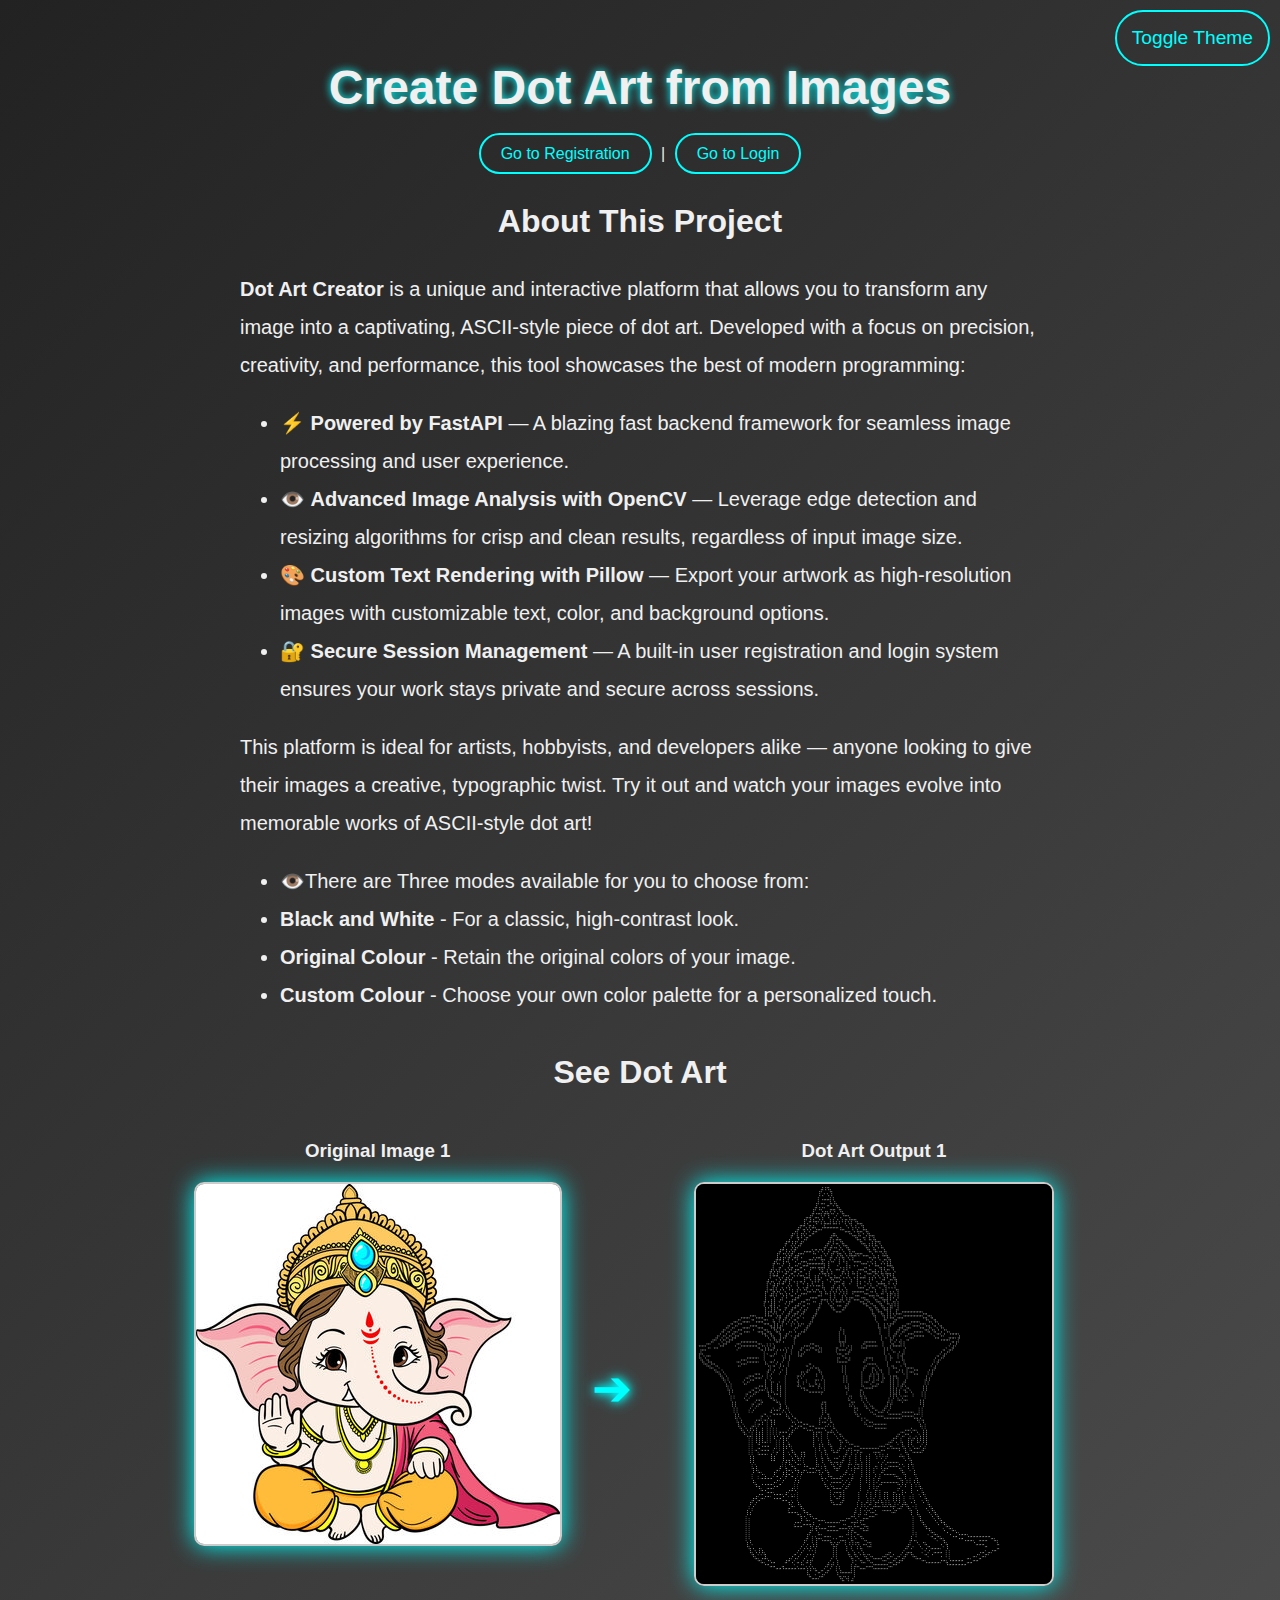
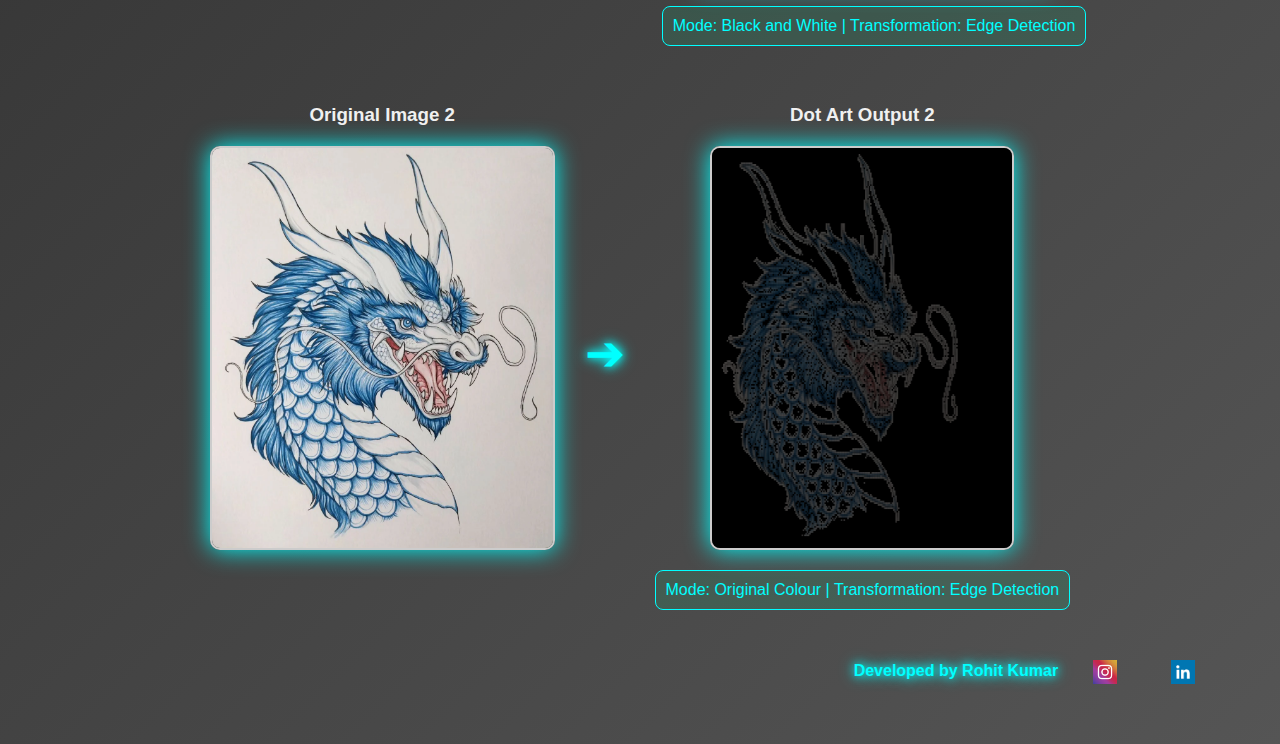
<file: templates/index.html>
<!DOCTYPE html>
<html>
<head>
    <title>Welcome</title>
    <link rel="stylesheet" href="/static/css/styles.css">
    <style>
        body {
            font-family: Arial, sans-serif;
        }
        h1 {
            font-size: 3rem;
            text-align: center;
            margin: 40px 0 20px;
        }
        h2 {
            font-size: 2rem;
            text-align: center;
            margin-bottom: 30px;
        }
        p, li {
            font-size: 1.25rem;
            line-height: 1.9;
        }
        .image-preview {
            max-width: 400px;
            max-height: 400px;
            border-radius: 10px;
            border: 2px solid #ccc;
        }
        .example-grid {
            display: flex;
            justify-content: center;
            align-items: flex-start;
            gap: 30px;
            margin: 30px 0;
            flex-wrap: wrap;
        }
        .image-group {
            text-align: center;
        }
        .arrow {
            font-size: 3rem;
            color: #00ffff;
            text-align: center;
            align-self: center;
            text-shadow: 0px 0px 8px #00ffff, 0px 0px 15px #00ffff;
            animation: pulseGlow 0.5s infinite;
        }
        .mode-box {
            font-size: 1rem;
            padding: 10px;
            border-radius: 8px;
            border: 1px solid #00ffff;
            background: rgba(0, 255, 157, 0.1);
            color: #00ffff;
            text-align: center;
            margin: 10px 0;
        }
        .credit {
            font-size: 1rem;
            font-weight: bold;
            color: #00ffff;
            text-align: right;
            margin: 40px;
            text-shadow: 0px 0px 8px #00ffff, 0px 0px 15px #00ffff;
            animation: pulseGlow 1.5s infinite;
        }
        @keyframes pulseGlow {
            0% {
                text-shadow: 0px 0px 8px #00ffff, 0px 0px 15px #00ffff;
            }
            50% {
                text-shadow: 0px 0px 15px #00ffff, 0px 0px 30px #00ffff;
            }
            100% {
                text-shadow: 0px 0px 8px #00ffff, 0px 0px 15px #00ffff;
            }
        }
    </style>
</head>
<body>
<!-- THEME TOGGLE BUTTON (Top-Right Corner) -->
<button id="theme-toggle" style="position:absolute; top:10px; right:10px;">
    Toggle Theme
</button>

<!-- MAIN HEADING -->
<h1>Create Dot Art from Images</h1>

<!-- NAVIGATION LINKS -->
<div style="margin:30px 0; text-align:center;">
    <a href="/register">Go to Registration</a> | 
    <a href="/login">Go to Login</a>
</div>

<!-- ABOUT THE WEBSITE -->
<section style="margin:40px auto; max-width:800px; text-align:left;">
    <h2>About This Project</h2>
    <p>
        <strong>Dot Art Creator</strong> is a unique and interactive platform that allows you to transform any image into a captivating,
        ASCII-style piece of dot art. Developed with a focus on precision, creativity, and performance,
        this tool showcases the best of modern programming:
    </p>
    <ul>
        <li>⚡ <strong>Powered by FastAPI</strong> — A blazing fast backend framework for seamless image processing and user experience.</li>
        <li>👁️ <strong>Advanced Image Analysis with OpenCV</strong> — Leverage edge detection and resizing algorithms for crisp and clean results, regardless of input image size.</li>
        <li>🎨 <strong>Custom Text Rendering with Pillow</strong> — Export your artwork as high-resolution images with customizable text, color, and background options.</li>
        <li>🔐 <strong>Secure Session Management</strong> — A built-in user registration and login system ensures your work stays private and secure across sessions.</li>
    </ul>
    <p>
        This platform is ideal for artists, hobbyists, and developers alike — anyone looking to give their images a
        creative, typographic twist. Try it out and watch your images evolve into memorable works of ASCII-style dot art!
        
        <ul>
            <li>👁️There are Three modes available for you to choose from:</li>
            <li><strong>Black and White</strong> - For a classic, high-contrast look.</li>
            <li><strong>Original Colour</strong> - Retain the original colors of your image.</li>
            <li><strong>Custom Colour</strong> - Choose your own color palette for a personalized touch.</li>
    </p>
</section>

<!-- EXAMPLES HEADING -->
<h2>See Dot Art</h2>

<!-- EXAMPLES GRID -->
<div class="example-grid">
    <!-- IMAGE GROUP 1 -->
    <div class="image-group">
        <h3>Original Image 1</h3>
        <img src="/static/examples/original1.png" alt="Original 1" class="image-preview">
    </div>

    <div class="arrow">➔</div>

    <div class="image-group">
        <h3>Dot Art Output 1</h3>
        <img src="/static/examples/output1.png" alt="Output 1" class="image-preview">
        <div class="mode-box">Mode: Black and White | Transformation: Edge Detection</div>
    </div>
</div>

<!-- SECOND EXAMPLES GRID -->
<div class="example-grid">
    <!-- IMAGE GROUP 2 -->
    <div class="image-group">
        <h3>Original Image 2</h3>
        <img src="/static/examples/original2.png" alt="Original 2" class="image-preview">
    </div>

    <div class="arrow">➔</div>

    <div class="image-group">
        <h3>Dot Art Output 2</h3>
        <img src="/static/examples/output2.png" alt="Output 2" class="image-preview">
        <div class="mode-box">Mode: Original Colour | Transformation: Edge Detection</div>
    </div>
</div>

<!-- DEVELOPER CREDIT --> 
 <div class="credit"> 
    Developed by Rohit Kumar 
    <a href="https://www.instagram.com/rk_3.14" 
    target="_blank" title="Instagram" style="margin-left:10px;"> 
            <img src="/static/icons/instagram.png" alt="Instagram" 
    style="width:24px;height:24px;vertical-align:middle;"> 
    </a> 
       <a href="https://www.linkedin.com/in/zontac" 
       target="_blank" title="LinkedIn" style="margin-left:5px;"> 
       <img src="/static/icons/linkedin.png" alt="LinkedIn" 
       style="width:24px;height:24px;vertical-align:middle;"> 
    </a> 
</div>

<!-- Scripts -->
<script>
    // THEME TOGGLE LOGIC
    const themeButton = document.getElementById('theme-toggle');
    document.addEventListener("DOMContentLoaded", function() {
        const savedTheme = localStorage.getItem('theme');
        if (savedTheme === 'light') {
            document.body.classList.add('light');
        }
    });
    themeButton?.addEventListener('click', () => {
        document.body.classList.toggle('light');
        localStorage.setItem('theme', document.body.classList.contains('light') ? 'light' : 'dark');
    });
</script>
</body>
</html>
</file>
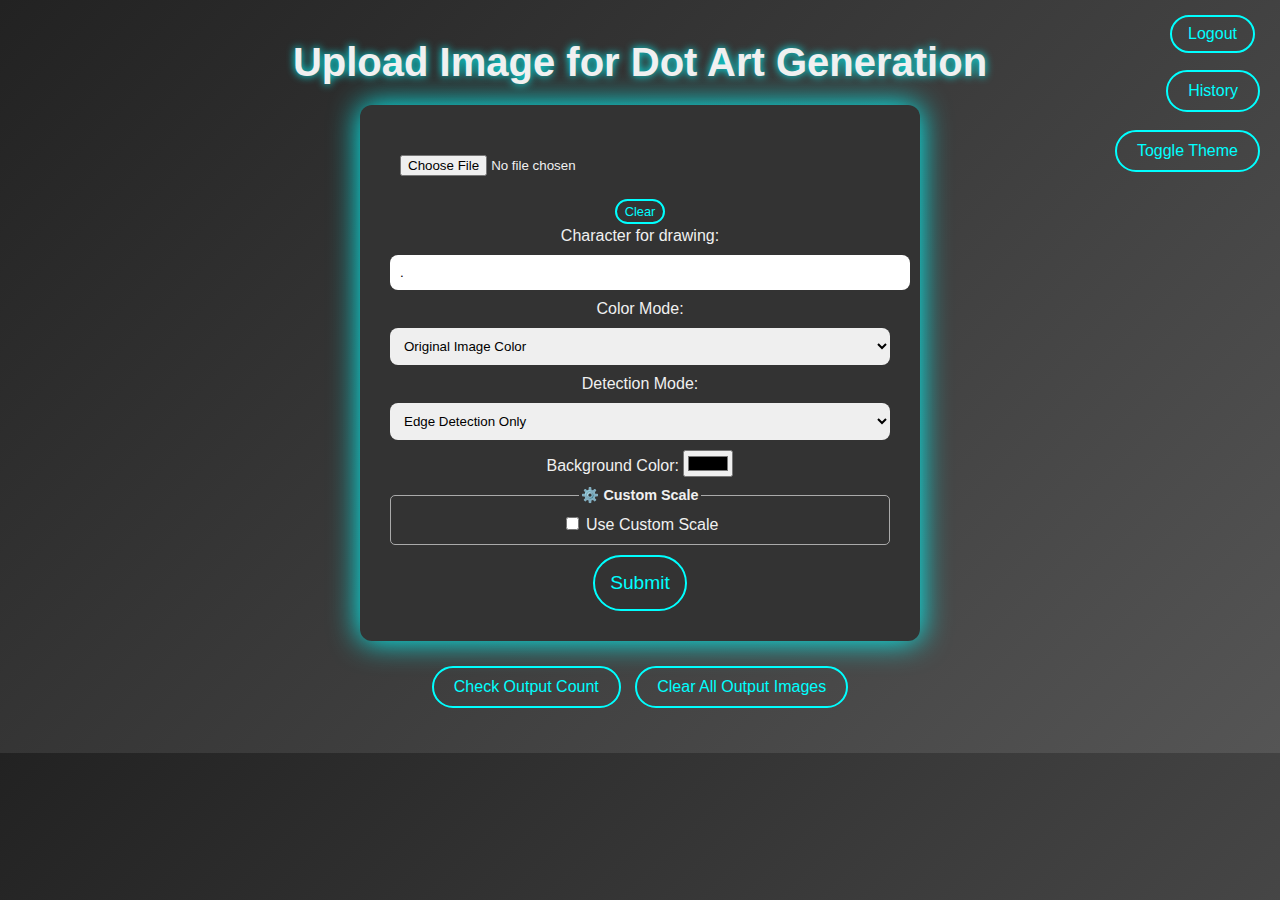
<file: templates/upload.html>
<!DOCTYPE html>
<html>
<head>
    <title>Upload Image for Text Generation</title>
    <link rel="stylesheet" href="/static/css/styles.css">
    <style>
        #alert-box {
            position: fixed;
            top: 10px;
            right: 10px;
            padding: 10px 20px;
            border-radius: 5px;
            font-size: 0.9rem;
            z-index: 1000;
            display: none;
        }
        #alert-box.success { background-color: #4CAF50; color: #fff; }
        #alert-box.error { background-color: #f44336; color: #fff; }
        #spinner { font-size: 1rem; margin: 10px 0; display: none; }
        #custom-scale-fieldset {
            border: 1px solid #aaa;
            border-radius: 5px;
            padding: 10px;
            margin: 10px 0;
        }
        #custom-scale-fieldset legend {
            font-size: 0.9rem;
            font-weight: bold;
        }
    </style>
</head>
<body>
<!-- LOGOUT BUTTON -->
<a href="/logout" id="logout-button">Logout</a>
<!-- HISTORY BUTTON -->
<a href="/history" id="history-button" class="actions" style="position: absolute; top: 50px; right: 20px;">
    History
</a>
<!-- THEME TOGGLE BUTTON -->
<a href="javascript:void(0)" id="theme-toggle" class="actions" style="position: absolute; top: 110px; right: 20px;">
    Toggle Theme
</a>

<h1>Upload Image for Dot Art Generation</h1>
<form id="upload-form" enctype="multipart/form-data">
    <input type="file" id="image_file" name="file" accept="image/*" required><br/>
    <button type="button" id="clear_file" style="font-size:0.8rem; padding:3px 8px; margin:3px 0;">
        Clear
    </button><br/>

    <label for="char">Character for drawing:</label>
    <input type="text" id="char" name="char" value="." required><br/>
    <label for="color_mode">Color Mode:</label>
    <select id="color_mode" name="color_mode">
        <option value="original">Original Image Color</option>
        <option value="black">Black Mode</option>
        <option value="custom">Custom Color</option>
    </select><br/>
    <label for="detection_mode">Detection Mode:</label>
    <select id="detection_mode" name="detection_mode">
        <option value="edge">Edge Detection Only</option>
        <option value="edge_contrast">Edge + Contrast Detection</option>
    </select><br/>
    <label for="bg_color">Background Color:</label>
    <input type="color" id="bg_color" name="bg_color" value="#000000"><br/>

    <fieldset id="custom-scale-fieldset">
        <legend>⚙️ Custom Scale</legend>
        <label>
            <input type="checkbox" id="custom_scale" name="custom_scale"> Use Custom Scale
        </label>
        <div id="custom_scale_options" style="display: none; margin-top:8px;">
            <label for="target_width">Width (characters):</label>
            <input type="number" id="target_width" name="target_width" value="100">

            <label for="target_height" style="margin-left:15px;">
                Height (characters):</label>
            <input type="number" id="target_height" name="target_height">
        </div>
    </fieldset>

    <div id="custom_colors" style="display: none;">
        <label for="custom_dot_color">Custom Dot Color:</label>
        <input type="color" id="custom_dot_color" name="custom_dot_color" value="#ffffff"><br/>
    </div>

    <button type="submit">Submit</button>
    <div id="spinner">Processing... Please wait</div>
</form>

<div id="output-result"></div>

<div class="actions">
    <button id="count-outputs" type="button">Check Output Count</button>
    <button id="clear-outputs" type="button">Clear All Output Images</button>
</div>

<div id="alert-box"></div>

<!-- Scripts -->
<script>
    function showAlert(message, type='success') {
        const alertBox = document.getElementById('alert-box');
        alertBox.textContent = message;
        alertBox.className = '';
        alertBox.classList.add(type);
        alertBox.style.display = 'block';
        setTimeout(() => alertBox.style.display = 'none', 4000);
    }

    // ========================= THEME TOGGLE LOGIC =========================
    const themeButton = document.getElementById('theme-toggle');
    themeButton?.addEventListener('click', (e) => {
        e.preventDefault();
        document.body.classList.toggle('light');
        localStorage.setItem('theme', document.body.classList.contains('light') ? 'light' : 'dark');
    });
    if (localStorage.getItem('theme') === 'light') {
        document.body.classList.add('light');
    }

    // ========================= CLEAR FILE LOGIC =========================
    const clearFileButton = document.getElementById('clear_file');
    const imageFileInput = document.getElementById('image_file');
    clearFileButton?.addEventListener('click', (e) => {
        e.preventDefault();
        imageFileInput.value = '';
    });

    // ========================= TOGGLE CUSTOM SCALE =========================
    const customScaleCheck = document.getElementById('custom_scale');
    const customScaleOptions = document.getElementById('custom_scale_options');
    customScaleCheck?.addEventListener('change', () => {
        customScaleOptions.style.display = customScaleCheck.checked ? 'block' : 'none';
    });

    // ========================= TOGGLE CUSTOM COLOR =========================
    const colorMode = document.getElementById('color_mode');
    const customColors = document.getElementById('custom_colors');
    colorMode?.addEventListener('change', () => {
        customColors.style.display = colorMode.value === 'custom' ? 'block' : 'none';
    });
    if (colorMode.value === 'custom') {
        customColors.style.display = 'block';
    }

    // ========================= AJAX UPLOAD LOGIC =========================
    const form = document.getElementById('upload-form');
    const spinner = document.getElementById('spinner');
    const outputResult = document.getElementById('output-result');

    form?.addEventListener('submit', async (e) => {
        e.preventDefault();
        spinner.style.display = 'block';
        outputResult.innerHTML = '';
        const formData = new FormData(form);
        try {
            const response = await fetch("/process_ajax", {
                method: "POST",
                body: formData
            });
            spinner.style.display = 'none';
            const data = await response.json();
            if (data.error) {
                showAlert(data.error, 'error');
            } else {
                outputResult.innerHTML = `
                    <h2>Result:</h2>
                    <img src="${data.output_png}" alt="Output Image" class="image-preview"><br/>
                    <div class="actions">
                        <a href="${data.output_png}" id="export-png" download>Export as .png</a>
                        <button id="export-txt">Export as .txt</button>
                        <button id="copy-text">Copy Text</button>
                    </div>
                    <div id="output-text" style="display:none;" class="preformatted-text">${data.text_result}</div>
                `;
                attachExportAndCopy();
            }
        } catch (error) {
            spinner.style.display = 'none';
            showAlert("Error submitting the form.", 'error');
            console.error(error);
        }
    });

    // ========================= EXPORT & COPY LOGIC =========================
    function attachExportAndCopy() {
        const exportTxtButton = document.getElementById('export-txt');
        const copyButton = document.getElementById('copy-text');

        exportTxtButton?.addEventListener('click', () => {
            const output = document.getElementById('output-text');
            saveText(output.textContent, 'output.txt');
        });
        copyButton?.addEventListener('click', async () => {
            const output = document.getElementById('output-text');
            try {
                await navigator.clipboard.writeText(output.textContent);
                alert("Text copied to clipboard!");
            } catch (error) {
                alert("Copy failed.");
            }
        });
    }

    function saveText(data, filename) {
        const blob = new Blob([data], { type: 'text/plain' });
        const a = document.createElement('a');
        a.download = filename;
        a.href = URL.createObjectURL(blob);
        a.click();
    }

    // ========================= OUTPUTS BUTTONS LOGIC =========================
    const countOutputsButton = document.getElementById('count-outputs');
    const clearOutputsButton = document.getElementById('clear-outputs');

    countOutputsButton?.addEventListener('click', async () => {
        const response = await fetch("/count_outputs");
        const data = await response.json();
        if (data.error) {
            showAlert(data.error, 'error');
        } else {
            const {count, total_images, max_limit} = data;
            showAlert(`You have ${count}/${max_limit} active output images.`, 'success');
        }
    });
    clearOutputsButton?.addEventListener('click', async () => {
        if (confirm("Are you sure you want to delete all output images?")) {
            const response = await fetch("/clear_outputs", { method: "POST" });
            if (response.ok) {
                showAlert("All output images have been deleted.");
                location.reload();
            } else {
                showAlert("Error deleting images.", 'error');
            }
        }
    });
</script>
</body>
</html>
</file>
<file: static/css/styles.css>
/* ==========================
   GENERAL STYLES
========================== */
body {
    font-family: Arial, sans-serif;
    text-align: center;
    background: linear-gradient(135deg, #222, #555);
    color: #f0f0f0;
    margin: 0;
    padding: 20px;
}

h1 {
    font-size: 2.5rem;
    text-align: center;
    text-shadow: 0px 0px 8px #00ffff;
    margin: 20px 0;
}

.top-bar {
    position: relative;
    padding: 10px;
}

#logout-button {
    position: absolute;
    top: 10px;
    right: 20px;
    font-size: 1rem;
    text-decoration: none;
    color: #00ffff;
    padding: 8px 16px;
    border-radius: 30px;
    border: 2px solid #00ffff;
    background: none;
    cursor: pointer;
    transition: all 0.3s ease;
}

#logout-button:hover {
    background-color: #00ffff;
    color: #1c1c1c;
    transform: scale(1.1);
}

/* ==========================
   FORM STYLES
========================== */
form {
    margin: 20px auto;
    padding: 30px;
    border-radius: 12px;
    background: #333;
    max-width: 500px;
    box-shadow: 0px 0px 30px #00ffff;
    animation: pulseGlow 1.5s infinite alternate;
}

input[type=text],
input[type=file],
select {
    padding: 10px;
    margin: 10px 0;
    width: 100%;
    border-radius: 8px;
    border: none;
}

label {
    font-size: 1rem;
    color: #f0f0f0;
}

/* ==========================
   COLOR FEEDBACK STYLE
========================== */
.color-picker-group {
    display: flex;
    justify-content: center;
    gap: 20px;
    align-items: center;
    margin: 10px 0;
}

.color-box {
    display: inline-block;
    width: 30px;
    height: 30px;
    border-radius: 4px;
    border: 2px solid #00ffff;
    cursor: pointer;
    animation: pulseGlow 1.5s infinite alternate;
}

/* ==========================
   BUTTON STYLES
========================== */
button {
    font-size: 1.2rem;
    padding: 15px;
    border-radius: 30px;
    border: 2px solid #00ffff;
    background: none;
    color: #00ffff;
    cursor: pointer;
    transition: all 0.3s ease;
    animation: pulseGlow 1.5s infinite alternate;
}

button:hover {
    background-color: #00ffff;
    color: #1c1c1c;
    transform: scale(1.1);
}

/* ==========================
   OUTPUT STYLES
========================== */
.output {
    font-size: 8px;
    font-family: monospace;
    line-height: 1;
    padding: 20px;
    margin: 30px auto;
    max-width: fit-content;
    overflow: auto;
    border-radius: 8px;
    box-shadow: 0px 0px 30px #00ffff;
    animation: pulseGlow 1.5s infinite alternate;
    white-space: pre;
}

.actions {
    margin: 20px 0;
}

a,
.actions button {
    font-size: 1rem;
    text-decoration: none;
    color: #00ffff;
    padding: 10px 20px;
    border-radius: 30px;
    border: 2px solid #00ffff;
    background: none;
    cursor: pointer;
    margin: 5px;
    transition: all 0.3s ease;
    animation: pulseGlow 1.5s infinite alternate;
}

a:hover,
.actions button:hover {
    background-color: #00ffff;
    color: #1c1c1c;
    transform: scale(1.1);
}

/* ==========================
   SPINNER
========================== */
.spinner {
    font-size: 1.5rem;
    color: #00ffff;
    text-align: center;
    margin: 20px auto;
    animation: spinFade 1.5s infinite alternate;
}

@keyframes spinFade {
    from {
        opacity: 0.3;
    }
    to {
        opacity: 1;
    }
}

/* ==========================
   IMAGE & GLOWING STYLES
========================== */
.image-preview {
    display: block;
    margin: 20px auto;
    border-radius: 12px;
    border: 3px solid #00ffff;
    box-shadow: 0px 0px 25px #00ffff;
    animation: pulseGlow 1.5s infinite alternate;
    max-width: 500px;
}

@keyframes pulseGlow {
    0% {
        box-shadow: 0px 0px 25px #00ffff;
    }
    100% {
        box-shadow: 0px 0px 45px #00ffff;
    }
}

/* ==========================
   GLOWING BEP TEXT
========================== */
.glow-text {
    color: #00ffff;
    text-shadow: 0px 0px 15px #00ffff;
    animation: textGlow 1.5s infinite alternate;
}

@keyframes textGlow {
    0% {
        text-shadow: 0px 0px 15px #00ffff;
    }
    100% {
        text-shadow: 0px 0px 30px #00ffff;
    }
}

/* ==========================
   LIGHT MODE STYLES
========================== */
body.light {
    background: #fafafa;
    color: #111;
}

body.light .output {
    background: #f9f9f9;
    color: #000;
}

body.light form {
    background: #fff;
    color: #000;
}

body.light button,
body.light a {
    border-color: #000;
    color: #000;
}

/* ==========================
   HISTORY PAGE SPECIFIC STYLES
========================== */

/* HISTORY LIST LAYOUT */
.history-list {
    display: flex;
    flex-direction: column;
    gap: 15px;
    margin: 20px;
}

.history-item {
    display: flex;
    align-items: center;
    justify-content: space-between;
    background: #333;
    padding: 15px;
    border-radius: 8px;
    box-shadow: 0px 0px 15px #00ffff;
}

/* IMAGE COLUMN */
.image-column {
    flex: 0 0 auto;
}

.history-image {
    max-width: 600px;
    max-height: 350px;
    object-fit: cover;
    border-radius: 8px;
    border: 2px solid #00ffff;
}

/* BUTTONS COLUMN */
.buttons-column {
    display: flex;
    flex-direction: column;
    align-items: flex-end;
    gap: 10px;
}

/* Export Button Styling (Same as Export as .png) */
.export-button,
.delete-button {
    font-size: 0.9rem;
    padding: 8px 16px;
    border-radius: 30px;
    border: 2px solid #00ffff;
    background: none;
    color: #00ffff;
    cursor: pointer;
    text-decoration: none;
    text-align: center;
    transition: all 0.3s ease;
    animation: pulseGlow 1.5s infinite alternate;
}

.export-button:hover,
.delete-button:hover {
    background-color: #00ffff;
    color: #1c1c1c;
    transform: scale(1.1);
}

/* Specific Red for Delete Buttons */
.delete-button {
    border-color: #ff5555;
    color: #ff5555;
}

.delete-button:hover {
    background-color: #ff5555;
    color: #1c1c1c;
}

/* Disabled Buttons */
.delete-button:disabled {
    color: #777;
    border-color: #777;
    cursor: not-allowed;
    transform: none;
}

/* Deletion Status Text */
.deletion-status {
    font-size: 0.8rem;
    color: #ff8888;
    text-align: right;
}

/* Top Bar Buttons */
.top-bar {
    position: relative;
    padding: 10px;
}

.top-bar .back-button {
    position: absolute;
    left: 20px;
    font-size: 1rem;
    text-decoration: none;
    color: #00ffff;
    padding: 8px 16px;
    border-radius: 30px;
    border: 2px solid #00ffff;
    transition: all 0.3s ease;
}

.top-bar .back-button:hover {
    background-color: #00ffff;
    color: #1c1c1c;
    transform: scale(1.1);
}

/* Specific fix for links inside the .credit class */
.credit a {
    border: none !important;
    box-shadow: none !important;
    background: none !important;
    text-decoration: none !important;
}

.credit a:hover {
    background: none !important;
    transform: none !important;
}
</file>
